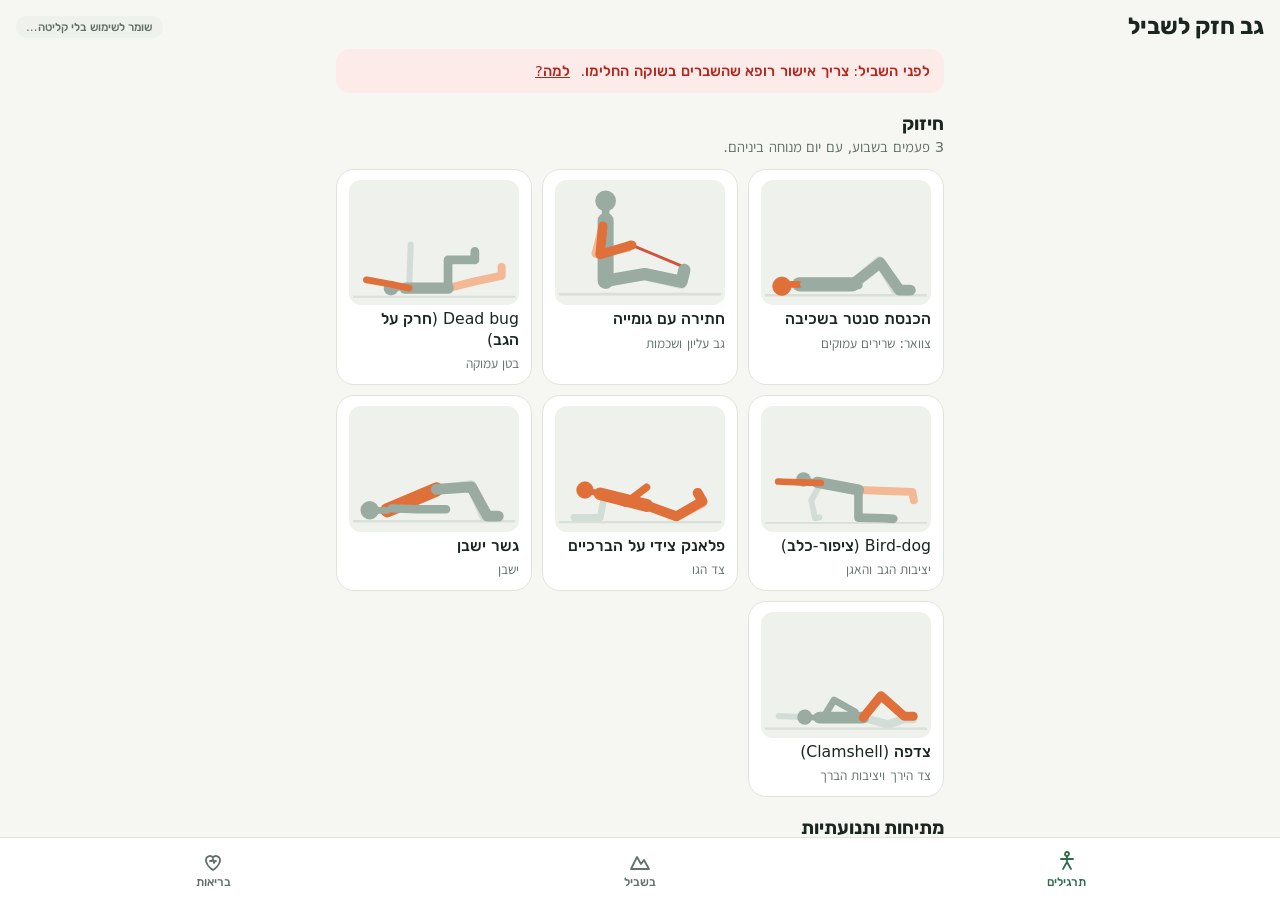
<file: index.html>
<!doctype html>
<html lang="he" dir="rtl"><head><meta charset="utf-8"><meta name="viewport" content="width=device-width,initial-scale=1">
<title>גב חזק לשביל</title><meta http-equiv="refresh" content="0; url=app/"></head>
<body><p><a href="app/">לאפליקציה</a></p></body></html>
</file>
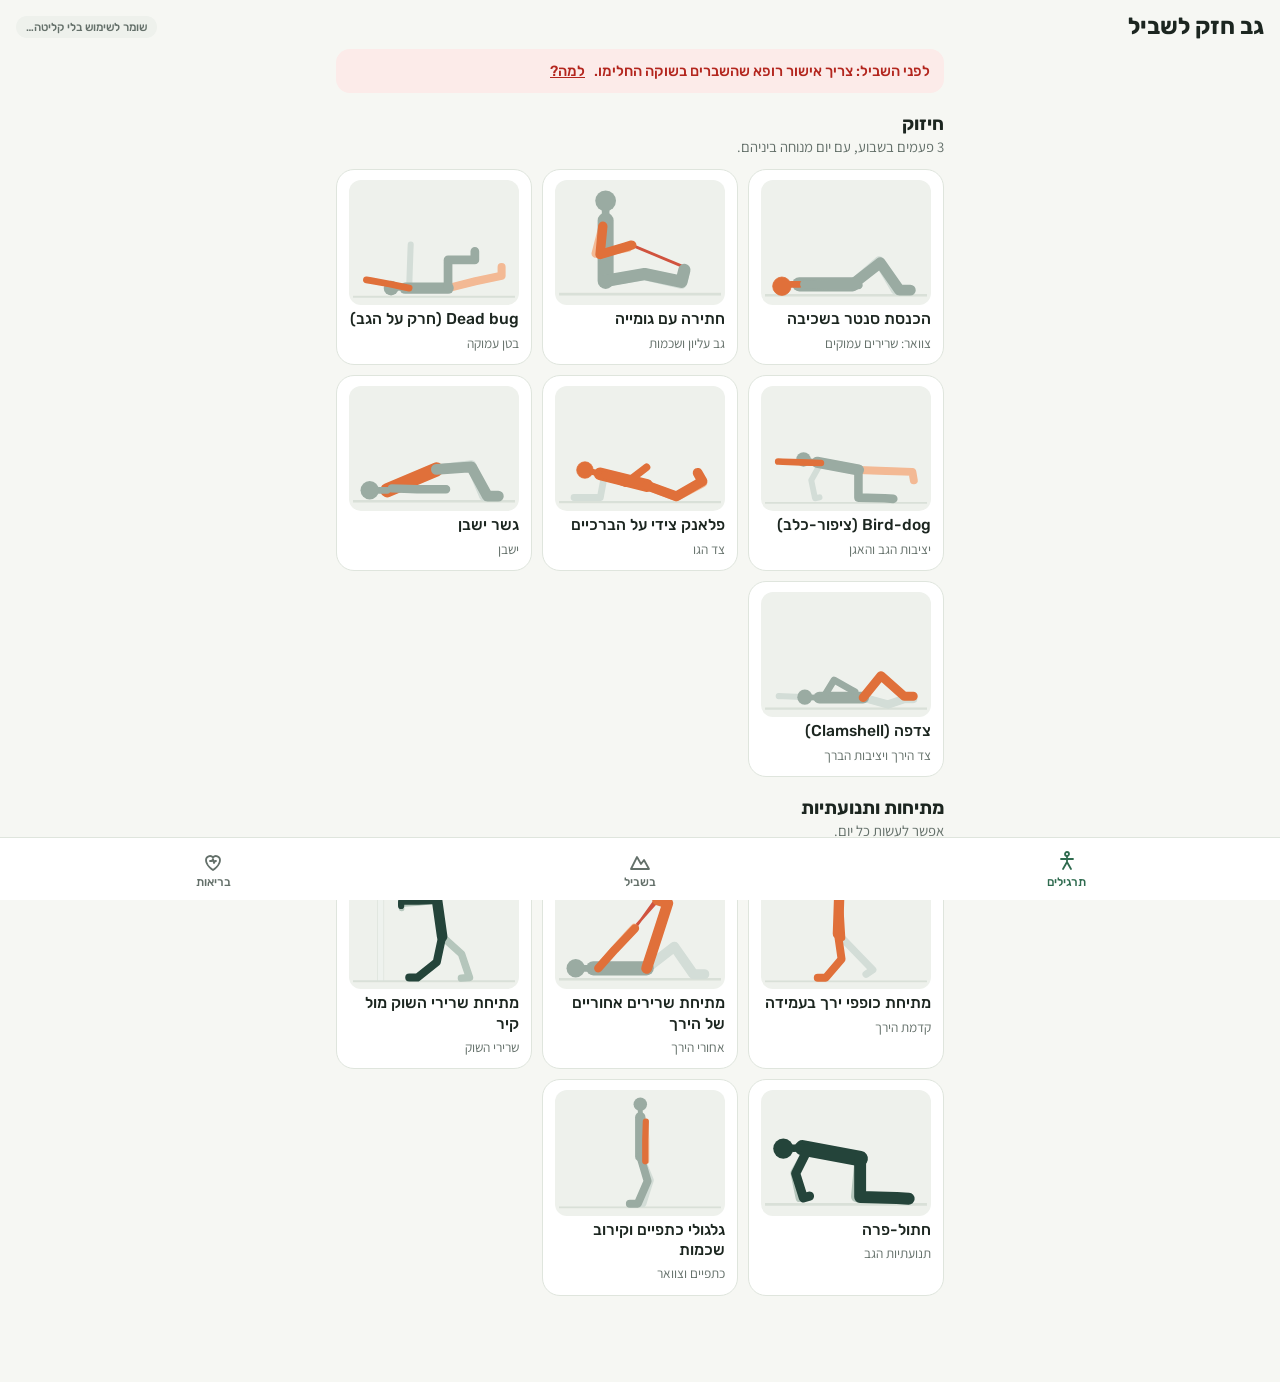
<file: app/index.html>
<!doctype html>
<html lang="he" dir="rtl">
<head>
<meta charset="utf-8">
<meta name="viewport" content="width=device-width,initial-scale=1,viewport-fit=cover">
<title>גב חזק לשביל</title>
<meta name="description" content="תרגילים לחיזוק הגב והצוואר לקראת שביל ישראל, עובד גם בלי קליטה">
<meta name="theme-color" content="#f6f7f3" media="(prefers-color-scheme: light)">
<meta name="theme-color" content="#121614" media="(prefers-color-scheme: dark)">
<meta name="apple-mobile-web-app-capable" content="yes">
<meta name="mobile-web-app-capable" content="yes">
<meta name="apple-mobile-web-app-title" content="גב חזק">
<meta name="apple-mobile-web-app-status-bar-style" content="default">
<link rel="manifest" href="manifest.webmanifest">
<link rel="icon" href="icons/icon-192.png">
<link rel="apple-touch-icon" href="icons/apple-touch-icon.png">
<link rel="preload" href="fonts/rubik-hebrew-500-normal.woff2" as="font" type="font/woff2" crossorigin>
<link rel="preload" href="fonts/assistant-hebrew-400-normal.woff2" as="font" type="font/woff2" crossorigin>
<link rel="stylesheet" href="app.css">
</head>
<body>
<header class="top"><h1 id="title">גב חזק לשביל</h1><span class="offline-pill" id="net" role="status"></span></header>
<main><div id="view" class="screen"></div></main>
<nav class="tabs" aria-label="ניווט ראשי">
  <button data-tab="ex" aria-current="page"><svg viewBox="0 0 24 24"><circle cx="12" cy="5" r="2"/><path d="M12 7v6l-4 7M12 13l4 7M6 10h12"/></svg>תרגילים</button>
  <button data-tab="trail"><svg viewBox="0 0 24 24"><path d="M3 20l6-12 4 7 3-4 5 9z"/></svg>בשביל</button>
  <button data-tab="health"><svg viewBox="0 0 24 24"><path d="M12 21s-7-4.5-7-10a4 4 0 017-2.6A4 4 0 0119 11c0 5.5-7 10-7 10z"/><path d="M9 12h2l1-2 1 4 1-2h1"/></svg>בריאות</button>
</nav>
<noscript>האפליקציה דורשת JavaScript.</noscript>
<script src="anim.js"></script>
<script src="moves.js"></script>
<script src="pict.js"></script>
<script src="content.js"></script>
<script src="app.js"></script>
</body>
</html>
</file>
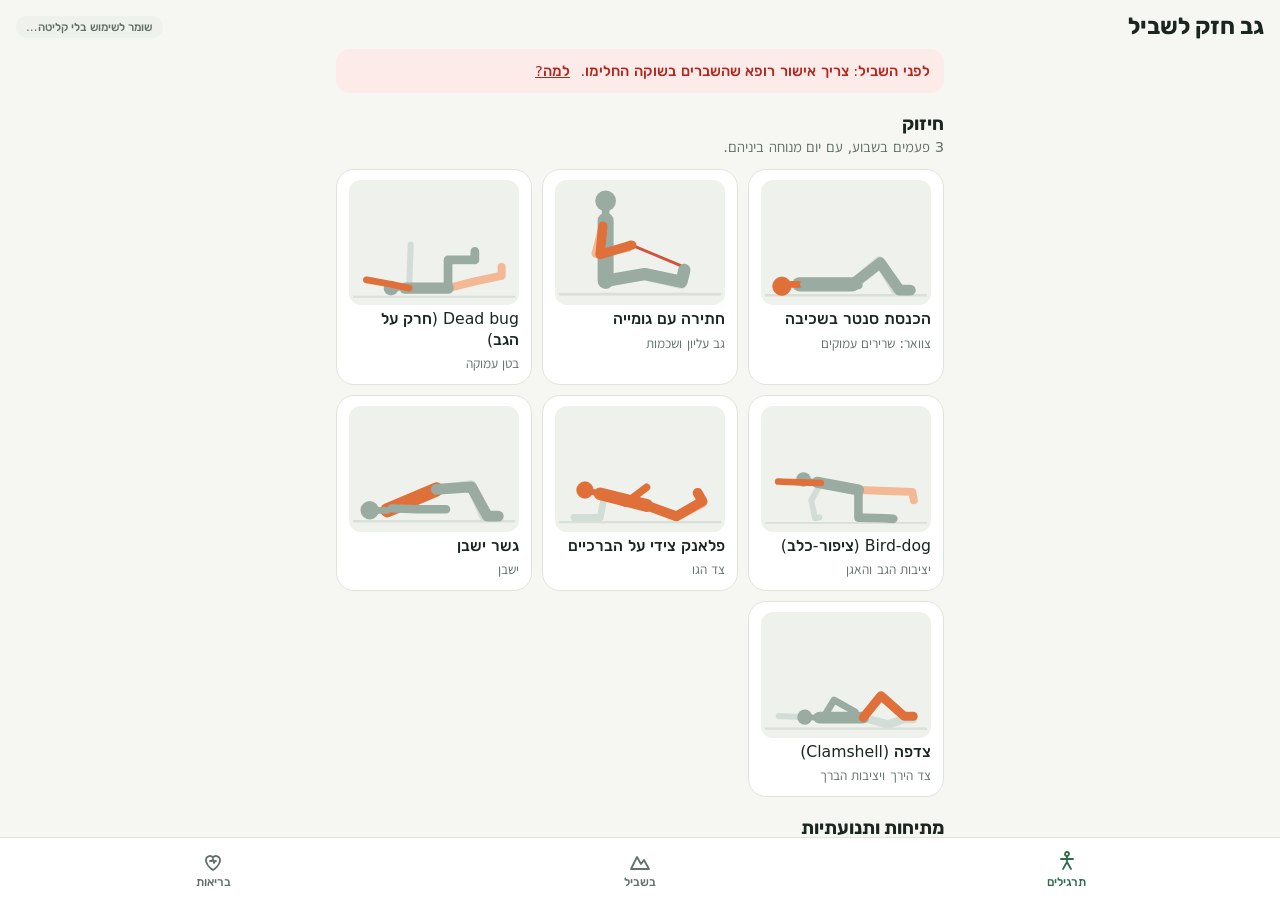
<file: back-practice/index.html>
<!doctype html>
<html lang="he" dir="rtl"><head><meta charset="utf-8"><meta name="viewport" content="width=device-width,initial-scale=1">
<title>גב חזק לשביל</title><meta http-equiv="refresh" content="0; url=../app/"></head>
<body><p>הכלי הזה הוחלף באפליקציה החדשה. <a href="../app/">מעבר לאפליקציה</a></p></body></html>
</file>
<file: app/app.css>
@font-face{font-family:Rubik;font-weight:500;font-display:swap;src:url(fonts/rubik-hebrew-500-normal.woff2) format('woff2');unicode-range:U+0307-0308,U+0590-05FF,U+200C-2010,U+20AA,U+25CC,U+FB1D-FB4F}
@font-face{font-family:Rubik;font-weight:500;font-display:swap;src:url(fonts/rubik-latin-500-normal.woff2) format('woff2');unicode-range:U+0000-00FF,U+2000-206F,U+2190-21FF}
@font-face{font-family:Rubik;font-weight:700;font-display:swap;src:url(fonts/rubik-hebrew-700-normal.woff2) format('woff2');unicode-range:U+0307-0308,U+0590-05FF,U+200C-2010,U+20AA,U+25CC,U+FB1D-FB4F}
@font-face{font-family:Rubik;font-weight:700;font-display:swap;src:url(fonts/rubik-latin-700-normal.woff2) format('woff2');unicode-range:U+0000-00FF,U+2000-206F,U+2190-21FF}
@font-face{font-family:Assistant;font-weight:400;font-display:swap;src:url(fonts/assistant-hebrew-400-normal.woff2) format('woff2');unicode-range:U+0307-0308,U+0590-05FF,U+200C-2010,U+20AA,U+25CC,U+FB1D-FB4F}
@font-face{font-family:Assistant;font-weight:400;font-display:swap;src:url(fonts/assistant-latin-400-normal.woff2) format('woff2');unicode-range:U+0000-00FF,U+2000-206F,U+2190-21FF}
@font-face{font-family:Assistant;font-weight:700;font-display:swap;src:url(fonts/assistant-hebrew-700-normal.woff2) format('woff2');unicode-range:U+0307-0308,U+0590-05FF,U+200C-2010,U+20AA,U+25CC,U+FB1D-FB4F}
@font-face{font-family:Assistant;font-weight:700;font-display:swap;src:url(fonts/assistant-latin-700-normal.woff2) format('woff2');unicode-range:U+0000-00FF,U+2000-206F,U+2190-21FF}

/* Light and calm: one column, white cards, still drawings. Bottom tab bar; an exercise opens as a full page */
:root{
  --bg:#f6f7f3; --surface:#ffffff; --surface2:#eef1ec; --line:#dfe5dd;
  --fg:#1c2620; --muted:#64706a;
  --accent:#2f6b4f; --on-accent:#ffffff; --accent-soft:#e6f0ea;
  --ink:#24443a; --ink-far:#b5c6bc; --still:#9aaba2; --still-far:#d3ddd7; --hot:#e0703a; --hot-far:#f3b994; --band:#d0533e; --floor:#d9e0d8; --prop:#eef2ee;
  --warn:#94420f; --warn-bg:#fdf1e7; --danger:#b3261e; --danger-bg:#fcebe9;
  --display:Rubik,'Arial Hebrew',system-ui,sans-serif; --body:Assistant,'Arial Hebrew',system-ui,sans-serif;
  --r:18px; --tabh:62px;
  color-scheme:light;
}
@media (prefers-color-scheme:dark){:root{
  --bg:#121614; --surface:#1a201c; --surface2:#222a25; --line:#2c3630;
  --fg:#e5ebe6; --muted:#97a59c;
  --accent:#7ccaa0; --on-accent:#0d1711; --accent-soft:#1f3328;
  --ink:#cfe3d7; --ink-far:#4a5d52; --still:#6f8378; --still-far:#3a4741; --hot:#ff9a5c; --hot-far:#9a5a36; --band:#ff7a63; --floor:#36423b; --prop:#26302a;
  --warn:#f3a873; --warn-bg:#2d2119; --danger:#ff8a80; --danger-bg:#341b19;
  color-scheme:dark}}
*{box-sizing:border-box;-webkit-tap-highlight-color:transparent}
html,body{margin:0}
body{background:var(--bg);color:var(--fg);font:400 17px/1.55 var(--body);-webkit-text-size-adjust:100%}
h1,h2,h3{font-family:var(--display);font-weight:700;margin:0;line-height:1.25;text-wrap:balance}
h1{font-size:1.45rem} h2{font-size:1.15rem} h3{font-size:1rem;font-weight:500}
p{margin:0}
a{color:var(--accent)}
button{font:inherit;color:inherit}
:focus-visible{outline:3px solid var(--accent);outline-offset:2px}
.sub{color:var(--muted);font-size:.92rem}
.lbl{font:500 .8rem var(--display);color:var(--muted)}
.grow{flex:1;min-width:0}
.row{display:flex;align-items:center;gap:10px}
.between{justify-content:space-between}

.top{position:sticky;top:0;z-index:5;background:var(--bg);padding:calc(env(safe-area-inset-top,0px) + 12px) 16px 8px;display:flex;align-items:center;gap:10px}
.top h1{flex:1}
.offline-pill{font:500 .72rem var(--display);padding:4px 10px;border-radius:99px;background:var(--surface2);color:var(--muted)}
.offline-pill.ok{background:var(--accent-soft);color:var(--accent)}
main{padding:0 16px calc(var(--tabh) + env(safe-area-inset-bottom,0px) + 24px);max-width:640px;margin:0 auto}
.screen{display:flex;flex-direction:column;gap:14px}

.tabs{position:fixed;bottom:0;left:0;right:0;z-index:10;display:flex;background:var(--surface);border-top:1px solid var(--line);padding-bottom:env(safe-area-inset-bottom,0px)}
.tabs button{flex:1;height:var(--tabh);border:0;background:none;display:flex;flex-direction:column;align-items:center;justify-content:center;gap:2px;font:500 .75rem var(--display);color:var(--muted);cursor:pointer}
.tabs svg{width:24px;height:24px;stroke:currentColor;fill:none;stroke-width:1.8;stroke-linecap:round;stroke-linejoin:round}
.tabs button[aria-current=page]{color:var(--accent)}

.banner{display:block;width:100%;min-height:44px;text-align:start;border:0;border-radius:14px;padding:10px 14px;background:var(--danger-bg);color:var(--danger);font:500 .92rem var(--display);cursor:pointer}
.banner u{margin-inline-start:6px}
.group-title{margin-top:6px}

/* exercise tiles */
.exlist{display:grid;grid-template-columns:repeat(2,minmax(0,1fr));gap:10px;margin-top:10px}
.extile{display:flex;flex-direction:column;gap:4px;text-align:start;background:var(--surface);border:1px solid var(--line);border-radius:var(--r);padding:10px 12px 12px;cursor:pointer;min-height:44px}
.extile b{font:500 .98rem var(--display);line-height:1.3}
.extile .goal{font-size:.84rem;color:var(--muted);line-height:1.35}
.tpic{background:var(--surface2);border-radius:12px;padding:2px 4px}

/* drawings */
.pict{display:block;width:100%;height:auto}
.p-floor{stroke:var(--floor);stroke-width:3}
.p-body path,.p-ghost path{fill:none;stroke-linecap:round;stroke-linejoin:round}
.p-trunk{stroke:var(--ink);stroke-width:17}
.p-neck{stroke:var(--ink);stroke-width:8}
.p-leg{stroke:var(--ink);stroke-width:13}
.p-arm{stroke:var(--ink);stroke-width:10}
.p-leg.p-far{stroke:var(--ink-far);stroke-width:12}
.p-arm.p-far{stroke:var(--ink-far);stroke-width:9}
.p-head{fill:var(--ink)}
.p-ghost{opacity:.16}
/* movement drawing: still parts grey, moving parts orange */
.p-act path{stroke:var(--still)}
.p-act .p-far{stroke:var(--still-far)}
.p-act .p-head{fill:var(--still)}
.p-act .mv{stroke:var(--hot)}
.p-act .p-far.mv{stroke:var(--hot-far)}
.p-act .p-head.mv{fill:var(--hot)}
.p-arrow{fill:none;stroke:var(--hot);stroke-width:4;stroke-linecap:round;stroke-linejoin:round}
.p-band{fill:none;stroke:var(--band);stroke-width:3}
.p-prop *{fill:var(--prop);stroke:var(--floor)}

/* cards, notes, folds */
.card{background:var(--surface);border:1px solid var(--line);border-radius:var(--r);padding:16px;display:flex;flex-direction:column;gap:8px}
.chip{font:500 .78rem var(--display);padding:3px 10px;border-radius:99px;background:var(--surface2);color:var(--muted);white-space:nowrap}
.danger,.warn,.note{border-radius:14px;padding:12px 14px}
.danger{background:var(--danger-bg);color:var(--danger)}
.danger h3,.warn h3{margin-bottom:4px}
.warn{background:var(--warn-bg);color:var(--warn)}
.note{background:var(--surface2)}
ul.clean,ol.clean{margin:0;padding-inline-start:20px;display:flex;flex-direction:column;gap:4px}
ul.tight{gap:2px;font-size:.95rem}
.fold{background:var(--surface);border:1px solid var(--line);border-radius:var(--r)}
.fold summary{cursor:pointer;list-style:none;padding:14px 16px;min-height:48px;font:500 1rem var(--display);display:flex;align-items:center;gap:8px}
.fold summary::-webkit-details-marker{display:none}
.fold summary::after{content:'+';margin-inline-start:auto;color:var(--muted);font-size:1.2rem}
.fold[open] summary::after{content:'–'}
.fold .in{padding:0 16px 16px;display:flex;flex-direction:column;gap:10px}
.src{border-top:1px solid var(--line);padding-top:8px;font-size:.85rem}
.src li a{display:inline-block;padding:6px 0}

/* trail routines */
ul.routine{list-style:none;margin:0;padding:0;display:flex;flex-direction:column;gap:6px}
.rline{display:flex;align-items:center;gap:10px;width:100%;text-align:start;background:var(--surface2);border:0;border-radius:14px;padding:6px 10px;min-height:52px;cursor:pointer}
.rline.plain{cursor:default;padding:10px 14px}
.rline b{display:block;font:500 .95rem var(--display)}
.rline small{color:var(--muted);font-size:.84rem}
.rline > svg{width:18px;height:18px;stroke:var(--muted);fill:none;stroke-width:2;transform:scaleX(-1);flex:none}
.rpic{display:block;width:76px;height:57px;flex:none;background:var(--surface);border-radius:10px}
.rpic .pict{height:100%}

/* exercise page */
.sheet{position:fixed;inset:0;z-index:20;background:var(--bg);overflow-y:auto;-webkit-overflow-scrolling:touch}
.sheet-inner{max-width:640px;margin:0 auto;padding:calc(env(safe-area-inset-top,0px) + 10px) 16px calc(env(safe-area-inset-bottom,0px) + 32px);display:flex;flex-direction:column;gap:14px}
.bar{display:flex;align-items:center;gap:8px}
.iconbtn{width:44px;height:44px;border-radius:12px;border:0;background:var(--surface2);display:grid;place-items:center;cursor:pointer;flex:none}
.iconbtn svg{width:22px;height:22px;stroke:currentColor;fill:none;stroke-width:2;stroke-linecap:round;stroke-linejoin:round}
.dose{color:var(--muted)}
.dose b{color:var(--fg);font-weight:700}
.pics{display:flex;align-items:stretch;gap:8px}
.pics figure{flex:1;margin:0;min-width:0;background:var(--surface);border:1px solid var(--line);border-radius:var(--r);padding:8px 10px 12px;display:flex;flex-direction:column;gap:6px}
.pics .say{font-size:.86rem;line-height:1.35;color:var(--muted)}
.motion{font:500 1.05rem var(--display);color:var(--hot);text-align:center}
.legend{display:flex;justify-content:center;gap:14px;font-size:.8rem;color:var(--muted)}
.legend i{display:inline-block;width:14px;height:6px;border-radius:3px;vertical-align:middle;margin-inline-end:5px}
.video{display:flex;align-items:center;justify-content:center;gap:8px;min-height:48px;border-radius:14px;background:var(--surface2);color:var(--fg);text-decoration:none;font:500 1rem var(--display)}
.video svg{width:20px;height:20px;fill:var(--hot)}
.video small{color:var(--muted);font:400 .8rem var(--body)}
.steps3{margin:0;padding:0;list-style:none;counter-reset:s;display:flex;flex-direction:column;gap:8px}
.steps3 li{counter-increment:s;display:flex;gap:10px;align-items:baseline;font-size:1.02rem}
.steps3 li::before{content:counter(s);flex:none;width:26px;height:26px;border-radius:50%;background:var(--accent-soft);color:var(--accent);font:700 .85rem/26px var(--display);text-align:center}
.watch{background:var(--surface2);border-radius:14px;padding:12px 14px;font-size:.95rem}
.stopline{color:var(--danger);font-size:.88rem}

/* timer */
.timer{background:var(--surface);border:1px solid var(--line);border-radius:var(--r);padding:14px 16px;display:flex;flex-direction:column;gap:10px;text-align:center}
.timer .big{font:700 3.4rem/1 var(--display);font-variant-numeric:tabular-nums;color:var(--fg);transition:color .2s}
.timer .big.txt{font-size:1.6rem;line-height:1.3}
.timer.holding .big{color:var(--hot)}
.timer .phase{color:var(--muted)}
.btn{display:inline-flex;align-items:center;justify-content:center;gap:8px;min-height:50px;padding:10px 18px;border-radius:14px;border:0;background:var(--accent);color:var(--on-accent);font:500 1.05rem var(--display);cursor:pointer}
.btn svg{width:20px;height:20px;fill:currentColor;stroke:currentColor;stroke-width:2;stroke-linecap:round}
.btn.ghost{background:var(--surface2);color:var(--fg)}
.btn.wide{width:100%}
.link{border:0;background:none;color:var(--accent);font:500 .95rem var(--display);min-height:44px;padding:0 6px;cursor:pointer}
.link:disabled{color:var(--muted);opacity:.5;cursor:default}

.toast{position:fixed;left:16px;right:16px;bottom:calc(var(--tabh) + 16px + env(safe-area-inset-bottom,0px));z-index:40;background:var(--fg);color:var(--bg);border-radius:12px;padding:12px 16px;text-align:center;font-size:.95rem}
.toast[hidden]{display:none}

@media (min-width:560px){.exlist{grid-template-columns:repeat(3,minmax(0,1fr))}}
@media (prefers-reduced-motion:reduce){*{transition:none!important}}
</file>
